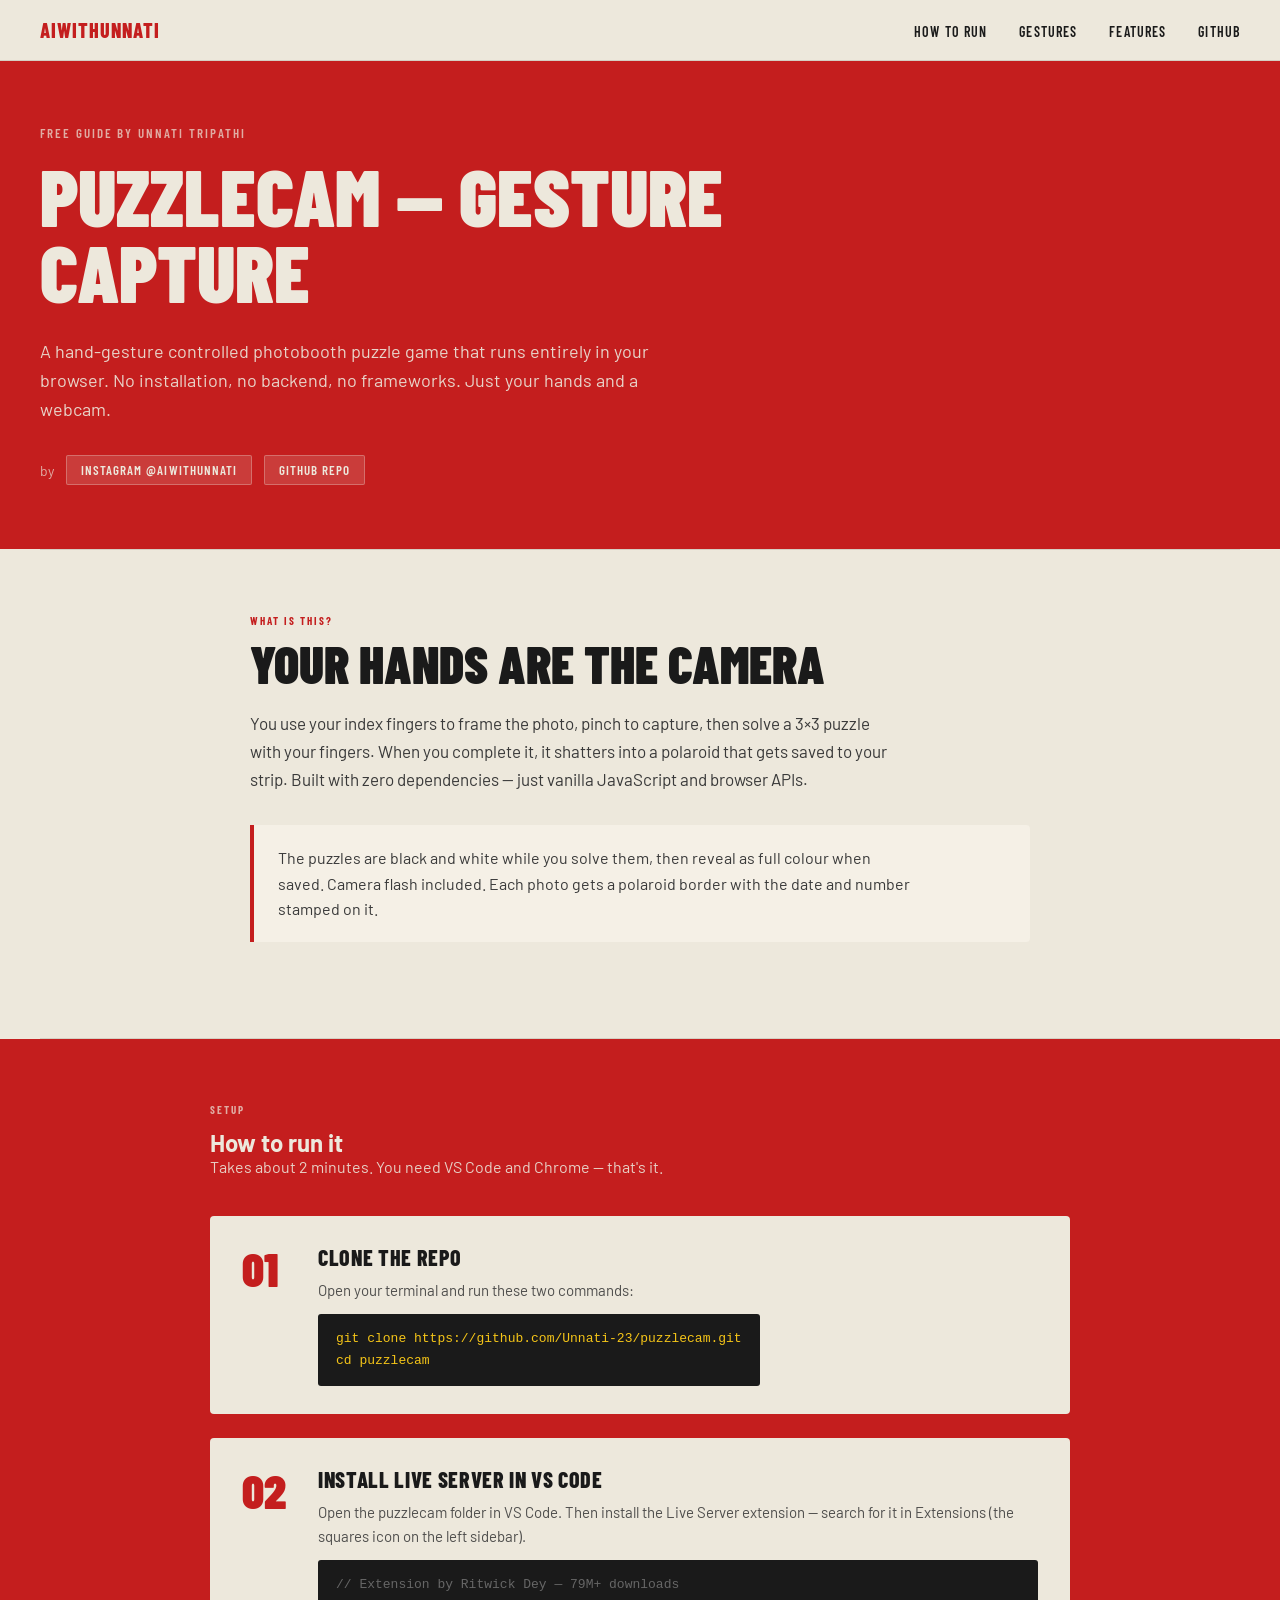
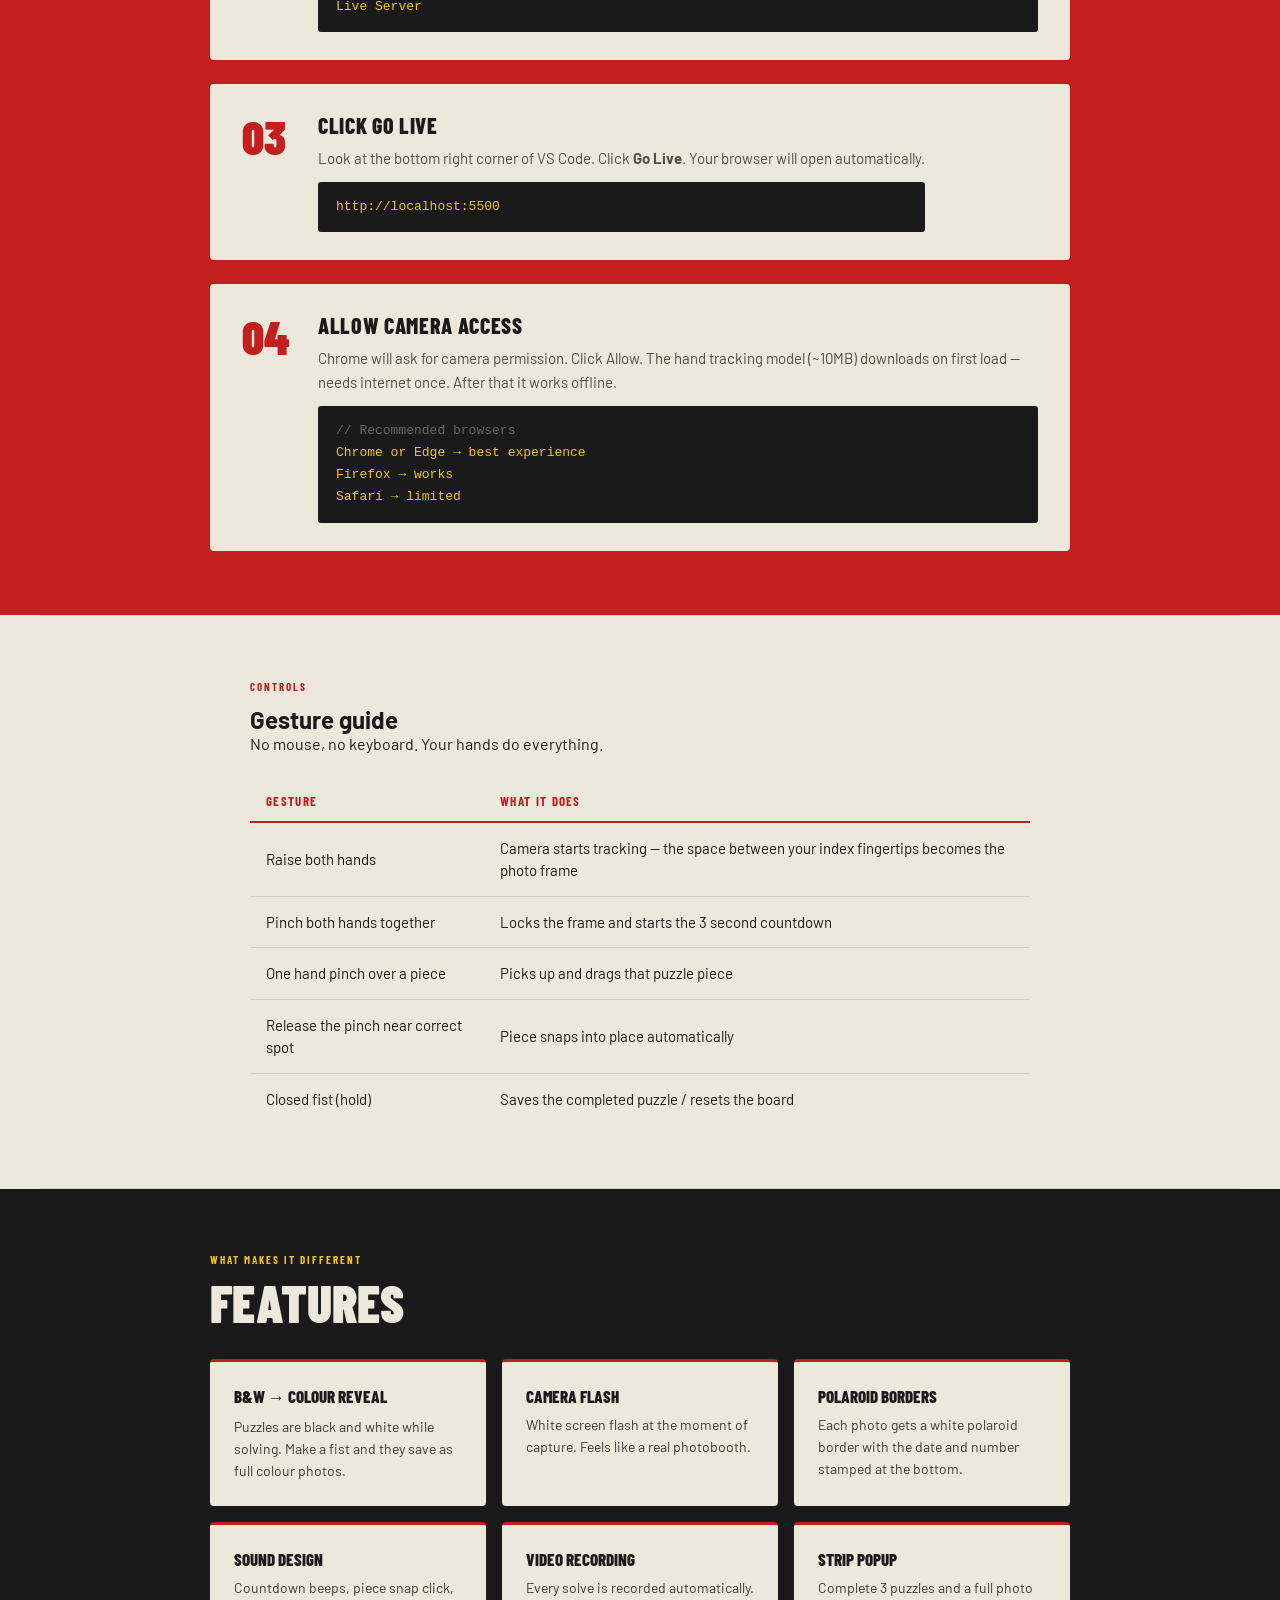
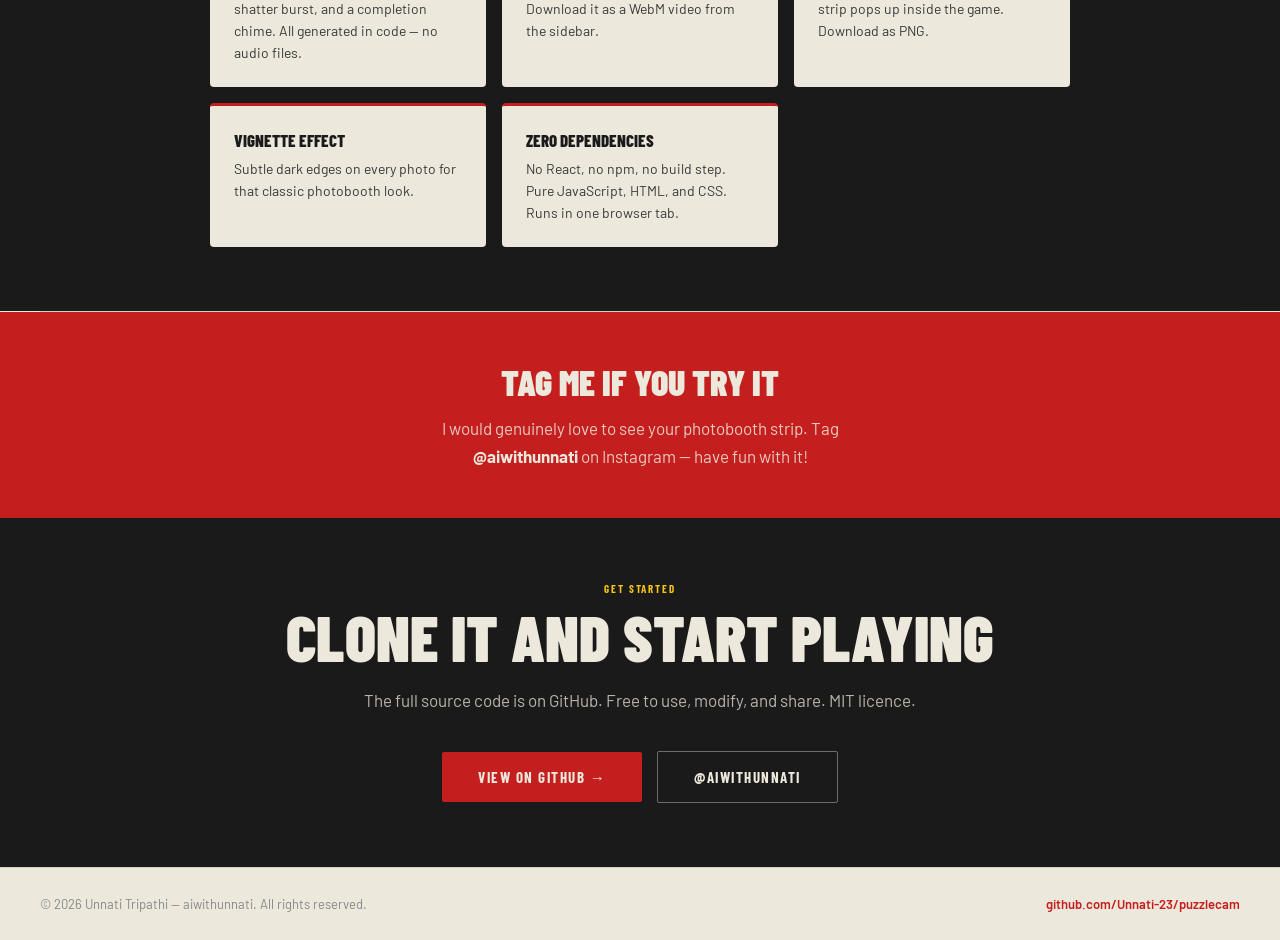
<file: guide.html>
<!DOCTYPE html>
<html lang="en">
<head>
<meta charset="UTF-8" />
<meta name="viewport" content="width=device-width, initial-scale=1.0" />
<title>PuzzleCam Guide — aiwithunnati</title>
<link href="https://fonts.googleapis.com/css2?family=Barlow+Condensed:wght@400;600;700;800;900&family=Barlow:wght@400;500;600&display=swap" rel="stylesheet" />
<style>
* { margin: 0; padding: 0; box-sizing: border-box; }

body {
  background: #EDE8DC;
  font-family: 'Barlow', sans-serif;
  color: #1a1a1a;
}

nav {
  background: #EDE8DC;
  border-bottom: 1px solid #d4cfc3;
  padding: 18px 40px;
  display: flex;
  align-items: center;
  justify-content: space-between;
}

.nav-brand {
  font-family: 'Barlow Condensed', sans-serif;
  font-weight: 800;
  font-size: 20px;
  letter-spacing: 0.05em;
  color: #C41E1E;
  text-transform: uppercase;
}

.nav-links {
  display: flex;
  gap: 32px;
  list-style: none;
}

.nav-links a {
  font-family: 'Barlow Condensed', sans-serif;
  font-weight: 600;
  font-size: 14px;
  letter-spacing: 0.08em;
  text-transform: uppercase;
  color: #1a1a1a;
  text-decoration: none;
}

.nav-links a:hover { color: #C41E1E; }

.hero {
  background: #C41E1E;
  padding: 64px 40px;
  color: #EDE8DC;
}

.hero-label {
  font-family: 'Barlow Condensed', sans-serif;
  font-size: 13px;
  font-weight: 600;
  letter-spacing: 0.15em;
  text-transform: uppercase;
  color: #EDE8DC;
  opacity: 0.7;
  margin-bottom: 16px;
}

.hero h1 {
  font-family: 'Barlow Condensed', sans-serif;
  font-weight: 900;
  font-size: clamp(48px, 8vw, 80px);
  line-height: 0.95;
  text-transform: uppercase;
  color: #EDE8DC;
  max-width: 800px;
  margin-bottom: 28px;
}

.hero p {
  font-size: 18px;
  line-height: 1.6;
  max-width: 620px;
  color: #EDE8DC;
  opacity: 0.9;
}

.by-line {
  margin-top: 32px;
  display: flex;
  align-items: center;
  gap: 12px;
  flex-wrap: wrap;
}

.by-line span {
  font-size: 14px;
  opacity: 0.7;
}

.tag {
  display: inline-flex;
  align-items: center;
  gap: 6px;
  background: rgba(237,232,220,0.15);
  border: 1px solid rgba(237,232,220,0.3);
  color: #EDE8DC;
  font-family: 'Barlow Condensed', sans-serif;
  font-weight: 600;
  font-size: 13px;
  letter-spacing: 0.08em;
  text-transform: uppercase;
  padding: 6px 14px;
  border-radius: 2px;
  text-decoration: none;
}

.tag:hover { background: rgba(237,232,220,0.25); }

.section {
  padding: 64px 40px;
  max-width: 860px;
  margin: 0 auto;
}

.section-label {
  font-family: 'Barlow Condensed', sans-serif;
  font-size: 11px;
  font-weight: 700;
  letter-spacing: 0.18em;
  text-transform: uppercase;
  color: #C41E1E;
  margin-bottom: 12px;
}

.section h2 {
  font-family: 'Barlow Condensed', sans-serif;
  font-weight: 900;
  font-size: clamp(32px, 5vw, 52px);
  text-transform: uppercase;
  line-height: 0.95;
  margin-bottom: 20px;
}

.section p {
  font-size: 17px;
  line-height: 1.65;
  color: #3a3a3a;
  max-width: 640px;
}

.callout {
  background: #f5f0e6;
  border-left: 4px solid #C41E1E;
  padding: 20px 24px;
  margin: 32px 0;
  border-radius: 0 4px 4px 0;
}

.callout p {
  font-size: 16px;
  color: #3a3a3a;
  line-height: 1.6;
}

.divider { border: none; border-top: 1px solid #d4cfc3; margin: 0 40px; }

.red-section {
  background: #C41E1E;
  padding: 64px 40px;
}

.red-section .section-label { color: #EDE8DC; opacity: 0.7; }
.red-section h2 { color: #EDE8DC; }
.red-section p { color: #EDE8DC; opacity: 0.88; }

.steps {
  margin-top: 40px;
  display: flex;
  flex-direction: column;
  gap: 24px;
  max-width: 860px;
  margin-left: auto;
  margin-right: auto;
}

.step-card {
  background: #EDE8DC;
  padding: 28px 32px;
  border-radius: 4px;
  display: flex;
  gap: 24px;
  align-items: flex-start;
}

.step-number {
  font-family: 'Barlow Condensed', sans-serif;
  font-weight: 900;
  font-size: 48px;
  color: #C41E1E;
  line-height: 1;
  flex-shrink: 0;
  width: 52px;
}

.step-content h3 {
  font-family: 'Barlow Condensed', sans-serif;
  font-weight: 800;
  font-size: 22px;
  text-transform: uppercase;
  letter-spacing: 0.03em;
  margin-bottom: 8px;
}

.step-content p {
  font-size: 15px;
  line-height: 1.6;
  color: #3a3a3a;
  margin-bottom: 12px;
}

.code-block {
  background: #1a1a1a;
  color: #f5c518;
  font-family: 'Courier New', monospace;
  font-size: 13px;
  padding: 14px 18px;
  border-radius: 3px;
  line-height: 1.7;
  overflow-x: auto;
  margin-top: 10px;
}

.code-block .comment { color: #666; }

.gestures-section {
  padding: 64px 40px;
  max-width: 860px;
  margin: 0 auto;
}

.gesture-table {
  width: 100%;
  border-collapse: collapse;
  margin-top: 28px;
}

.gesture-table th {
  font-family: 'Barlow Condensed', sans-serif;
  font-weight: 700;
  font-size: 13px;
  letter-spacing: 0.1em;
  text-transform: uppercase;
  color: #C41E1E;
  text-align: left;
  padding: 12px 16px;
  border-bottom: 2px solid #C41E1E;
}

.gesture-table td {
  font-size: 15px;
  padding: 14px 16px;
  border-bottom: 1px solid #d4cfc3;
  color: #1a1a1a;
  line-height: 1.5;
}

.gesture-table tr:last-child td { border-bottom: none; }
.gesture-table tr:hover td { background: rgba(196,30,30,0.04); }

.features-grid {
  display: grid;
  grid-template-columns: repeat(auto-fit, minmax(240px, 1fr));
  gap: 16px;
  margin-top: 32px;
  max-width: 860px;
  margin-left: auto;
  margin-right: auto;
}

.feature-card {
  background: #EDE8DC;
  padding: 24px;
  border-radius: 4px;
  border-top: 3px solid #C41E1E;
}

.feature-card h4 {
  font-family: 'Barlow Condensed', sans-serif;
  font-weight: 800;
  font-size: 17px;
  text-transform: uppercase;
  margin-bottom: 8px;
}

.feature-card p {
  font-size: 14px;
  color: #3a3a3a;
  line-height: 1.55;
}

.cta-section {
  background: #1a1a1a;
  padding: 64px 40px;
  text-align: center;
}

.cta-section .section-label { color: #f5c518; }

.cta-section h2 {
  font-family: 'Barlow Condensed', sans-serif;
  font-weight: 900;
  font-size: clamp(36px, 6vw, 64px);
  text-transform: uppercase;
  color: #EDE8DC;
  line-height: 0.95;
  margin-bottom: 20px;
}

.cta-section p {
  font-size: 17px;
  color: rgba(237,232,220,0.75);
  max-width: 560px;
  margin: 0 auto 36px;
  line-height: 1.6;
}

.btn {
  display: inline-block;
  font-family: 'Barlow Condensed', sans-serif;
  font-weight: 700;
  font-size: 15px;
  letter-spacing: 0.1em;
  text-transform: uppercase;
  padding: 16px 36px;
  border-radius: 2px;
  text-decoration: none;
  cursor: pointer;
  transition: opacity 0.15s;
}

.btn:hover { opacity: 0.88; }

.btn-red { background: #C41E1E; color: #EDE8DC; }
.btn-outline { background: transparent; color: #EDE8DC; border: 1.5px solid rgba(237,232,220,0.4); margin-left: 12px; }

.tag-me {
  background: #C41E1E;
  padding: 48px 40px;
  text-align: center;
}

.tag-me h3 {
  font-family: 'Barlow Condensed', sans-serif;
  font-weight: 900;
  font-size: 36px;
  text-transform: uppercase;
  color: #EDE8DC;
  margin-bottom: 12px;
}

.tag-me p {
  font-size: 17px;
  color: rgba(237,232,220,0.85);
  max-width: 480px;
  margin: 0 auto;
  line-height: 1.6;
}

.tag-me strong { color: #EDE8DC; }

footer {
  background: #EDE8DC;
  border-top: 1px solid #d4cfc3;
  padding: 28px 40px;
  display: flex;
  align-items: center;
  justify-content: space-between;
  flex-wrap: wrap;
  gap: 12px;
}

footer p {
  font-size: 13px;
  color: #888;
}

footer a {
  font-size: 13px;
  color: #C41E1E;
  text-decoration: none;
  font-weight: 600;
}

@media (max-width: 600px) {
  nav { padding: 16px 20px; }
  .nav-links { display: none; }
  .hero, .section, .red-section, .gestures-section, .cta-section, .tag-me { padding: 48px 20px; }
  .divider { margin: 0 20px; }
  .step-card { flex-direction: column; gap: 8px; }
  .step-number { font-size: 36px; }
  footer { padding: 24px 20px; }
  .btn-outline { margin-left: 0; margin-top: 12px; }
}
</style>
</head>
<body>

<nav>
  <div class="nav-brand">aiwithunnati</div>
  <ul class="nav-links">
    <li><a href="#how-to-run">How to run</a></li>
    <li><a href="#gestures">Gestures</a></li>
    <li><a href="#features">Features</a></li>
    <li><a href="https://github.com/Unnati-23/puzzlecam" target="_blank">GitHub</a></li>
  </ul>
</nav>

<section class="hero">
  <div class="hero-label">Free Guide by Unnati Tripathi</div>
  <h1>PuzzleCam — Gesture Capture</h1>
  <p>A hand-gesture controlled photobooth puzzle game that runs entirely in your browser. No installation, no backend, no frameworks. Just your hands and a webcam.</p>
  <div class="by-line">
    <span>by</span>
    <a class="tag" href="https://www.instagram.com/aiwithunnati" target="_blank">Instagram @aiwithunnati</a>
    <a class="tag" href="https://github.com/Unnati-23/puzzlecam" target="_blank">GitHub Repo</a>
  </div>
</section>

<hr class="divider" />

<div class="section">
  <div class="section-label">What is this?</div>
  <h2>Your hands are the camera</h2>
  <p>You use your index fingers to frame the photo, pinch to capture, then solve a 3×3 puzzle with your fingers. When you complete it, it shatters into a polaroid that gets saved to your strip. Built with zero dependencies — just vanilla JavaScript and browser APIs.</p>
  <div class="callout">
    <p>The puzzles are black and white while you solve them, then reveal as full colour when saved. Camera flash included. Each photo gets a polaroid border with the date and number stamped on it.</p>
  </div>
</div>

<hr class="divider" />

<section class="red-section" id="how-to-run">
  <div style="max-width: 860px; margin: 0 auto;">
    <div class="section-label">Setup</div>
    <h2>How to run it</h2>
    <p>Takes about 2 minutes. You need VS Code and Chrome — that's it.</p>
  </div>

  <div class="steps">

    <div class="step-card">
      <div class="step-number">01</div>
      <div class="step-content">
        <h3>Clone the repo</h3>
        <p>Open your terminal and run these two commands:</p>
        <div class="code-block">git clone https://github.com/Unnati-23/puzzlecam.git<br>cd puzzlecam</div>
      </div>
    </div>

    <div class="step-card">
      <div class="step-number">02</div>
      <div class="step-content">
        <h3>Install Live Server in VS Code</h3>
        <p>Open the puzzlecam folder in VS Code. Then install the Live Server extension — search for it in Extensions (the squares icon on the left sidebar).</p>
        <div class="code-block"><span class="comment">// Extension by Ritwick Dey — 79M+ downloads</span><br>Live Server</div>
      </div>
    </div>

    <div class="step-card">
      <div class="step-number">03</div>
      <div class="step-content">
        <h3>Click Go Live</h3>
        <p>Look at the bottom right corner of VS Code. Click <strong>Go Live</strong>. Your browser will open automatically.</p>
        <div class="code-block">http://localhost:5500</div>
      </div>
    </div>

    <div class="step-card">
      <div class="step-number">04</div>
      <div class="step-content">
        <h3>Allow camera access</h3>
        <p>Chrome will ask for camera permission. Click Allow. The hand tracking model (~10MB) downloads on first load — needs internet once. After that it works offline.</p>
        <div class="code-block"><span class="comment">// Recommended browsers</span><br>Chrome or Edge → best experience<br>Firefox → works<br>Safari → limited</div>
      </div>
    </div>

  </div>
</section>

<hr class="divider" />

<section class="gestures-section" id="gestures">
  <div class="section-label">Controls</div>
  <h2>Gesture guide</h2>
  <p>No mouse, no keyboard. Your hands do everything.</p>

  <table class="gesture-table">
    <thead>
      <tr>
        <th>Gesture</th>
        <th>What it does</th>
      </tr>
    </thead>
    <tbody>
      <tr>
        <td>Raise both hands</td>
        <td>Camera starts tracking — the space between your index fingertips becomes the photo frame</td>
      </tr>
      <tr>
        <td>Pinch both hands together</td>
        <td>Locks the frame and starts the 3 second countdown</td>
      </tr>
      <tr>
        <td>One hand pinch over a piece</td>
        <td>Picks up and drags that puzzle piece</td>
      </tr>
      <tr>
        <td>Release the pinch near correct spot</td>
        <td>Piece snaps into place automatically</td>
      </tr>
      <tr>
        <td>Closed fist (hold)</td>
        <td>Saves the completed puzzle / resets the board</td>
      </tr>
    </tbody>
  </table>
</section>

<hr class="divider" />

<section style="background: #1a1a1a; padding: 64px 40px;" id="features">
  <div style="max-width: 860px; margin: 0 auto;">
    <div class="section-label" style="color: #f5c518;">What makes it different</div>
    <h2 style="color: #EDE8DC; font-family: 'Barlow Condensed', sans-serif; font-weight: 900; font-size: clamp(32px, 5vw, 52px); text-transform: uppercase; line-height: 0.95; margin-bottom: 8px;">Features</h2>
  </div>
  <div class="features-grid">
    <div class="feature-card">
      <h4>B&W → Colour reveal</h4>
      <p>Puzzles are black and white while solving. Make a fist and they save as full colour photos.</p>
    </div>
    <div class="feature-card">
      <h4>Camera flash</h4>
      <p>White screen flash at the moment of capture. Feels like a real photobooth.</p>
    </div>
    <div class="feature-card">
      <h4>Polaroid borders</h4>
      <p>Each photo gets a white polaroid border with the date and number stamped at the bottom.</p>
    </div>
    <div class="feature-card">
      <h4>Sound design</h4>
      <p>Countdown beeps, piece snap click, shatter burst, and a completion chime. All generated in code — no audio files.</p>
    </div>
    <div class="feature-card">
      <h4>Video recording</h4>
      <p>Every solve is recorded automatically. Download it as a WebM video from the sidebar.</p>
    </div>
    <div class="feature-card">
      <h4>Strip popup</h4>
      <p>Complete 3 puzzles and a full photo strip pops up inside the game. Download as PNG.</p>
    </div>
    <div class="feature-card">
      <h4>Vignette effect</h4>
      <p>Subtle dark edges on every photo for that classic photobooth look.</p>
    </div>
    <div class="feature-card">
      <h4>Zero dependencies</h4>
      <p>No React, no npm, no build step. Pure JavaScript, HTML, and CSS. Runs in one browser tab.</p>
    </div>
  </div>
</section>

<hr class="divider" />

<section class="tag-me">
  <h3>Tag me if you try it</h3>
  <p>I would genuinely love to see your photobooth strip. Tag <strong>@aiwithunnati</strong> on Instagram — have fun with it!</p>
</section>

<section class="cta-section">
  <div class="section-label">Get started</div>
  <h2>Clone it and start playing</h2>
  <p>The full source code is on GitHub. Free to use, modify, and share. MIT licence.</p>
  <div>
    <a class="btn btn-red" href="https://github.com/Unnati-23/puzzlecam" target="_blank">View on GitHub →</a>
    <a class="btn btn-outline" href="https://www.instagram.com/aiwithunnati" target="_blank">@aiwithunnati</a>
  </div>
</section>

<footer>
  <p>© 2026 Unnati Tripathi — aiwithunnati. All rights reserved.</p>
  <a href="https://github.com/Unnati-23/puzzlecam" target="_blank">github.com/Unnati-23/puzzlecam</a>
</footer>

</body>
</html>
</file>
